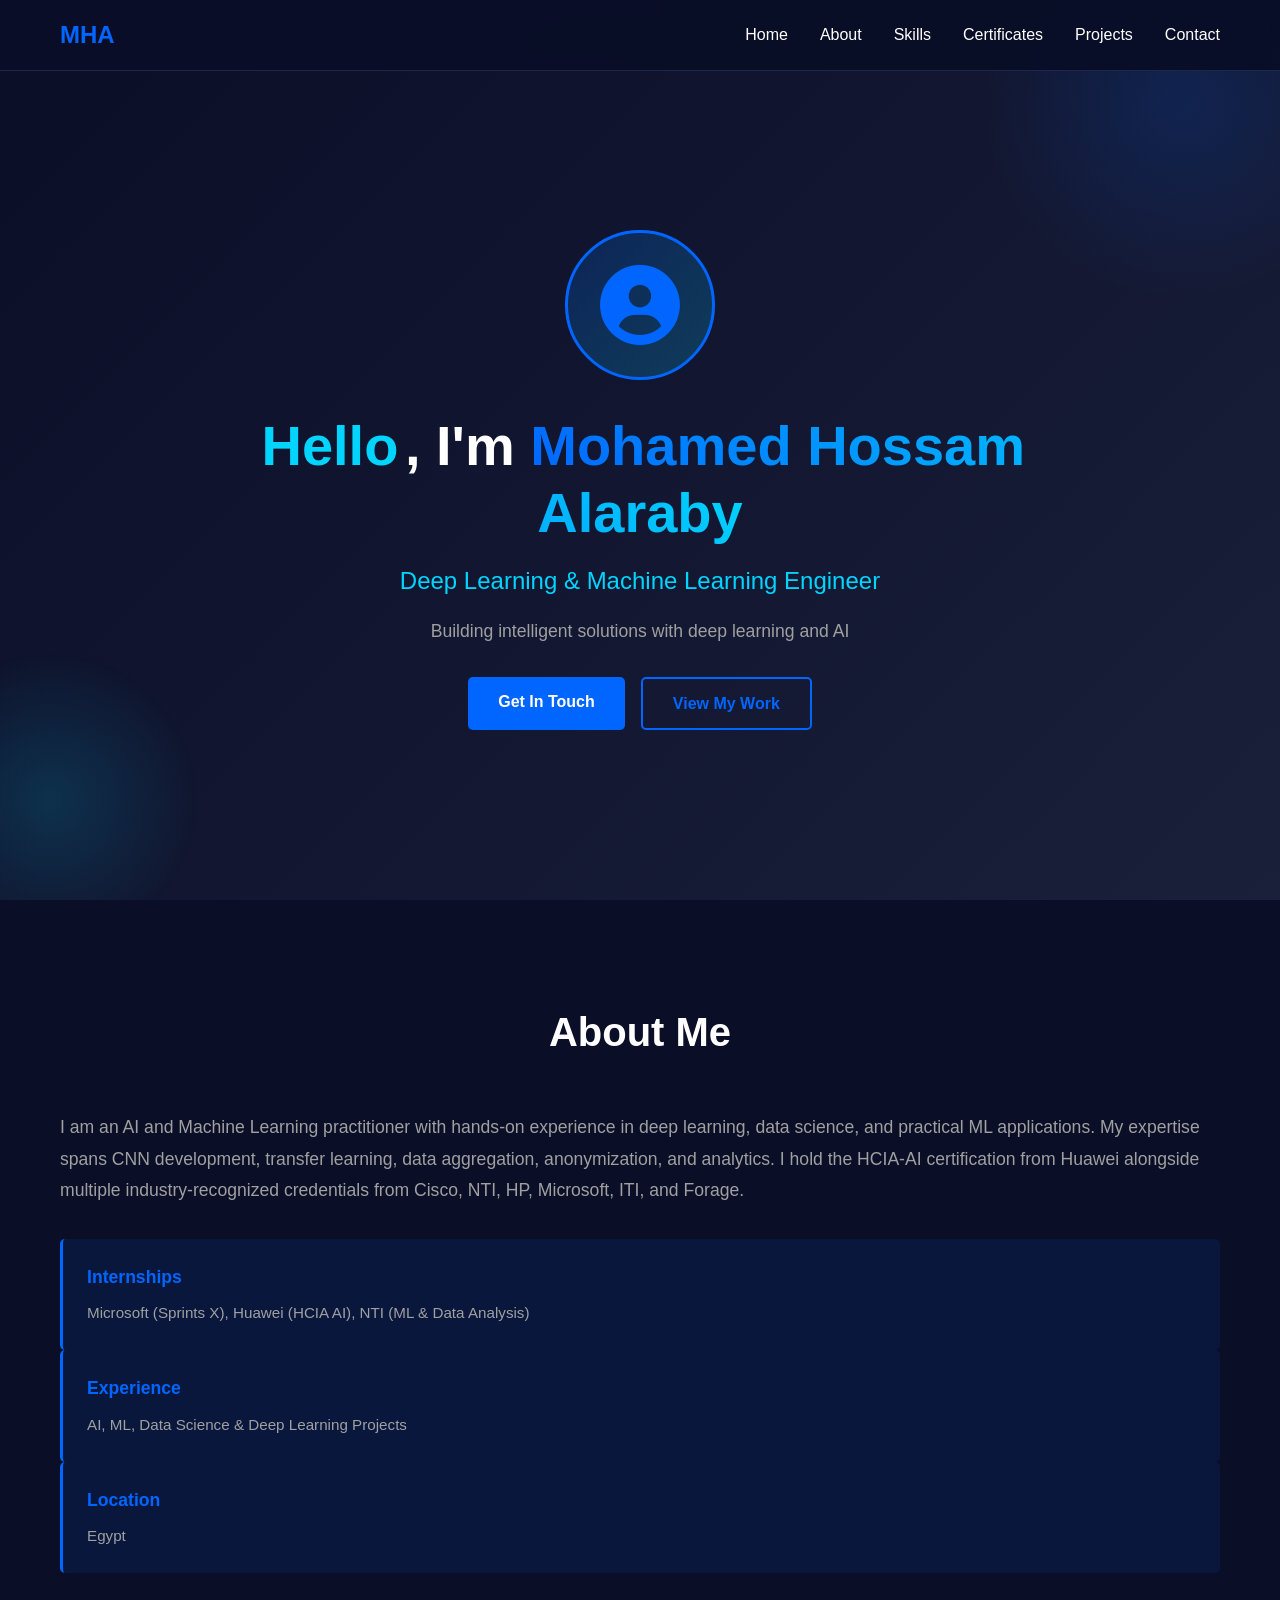
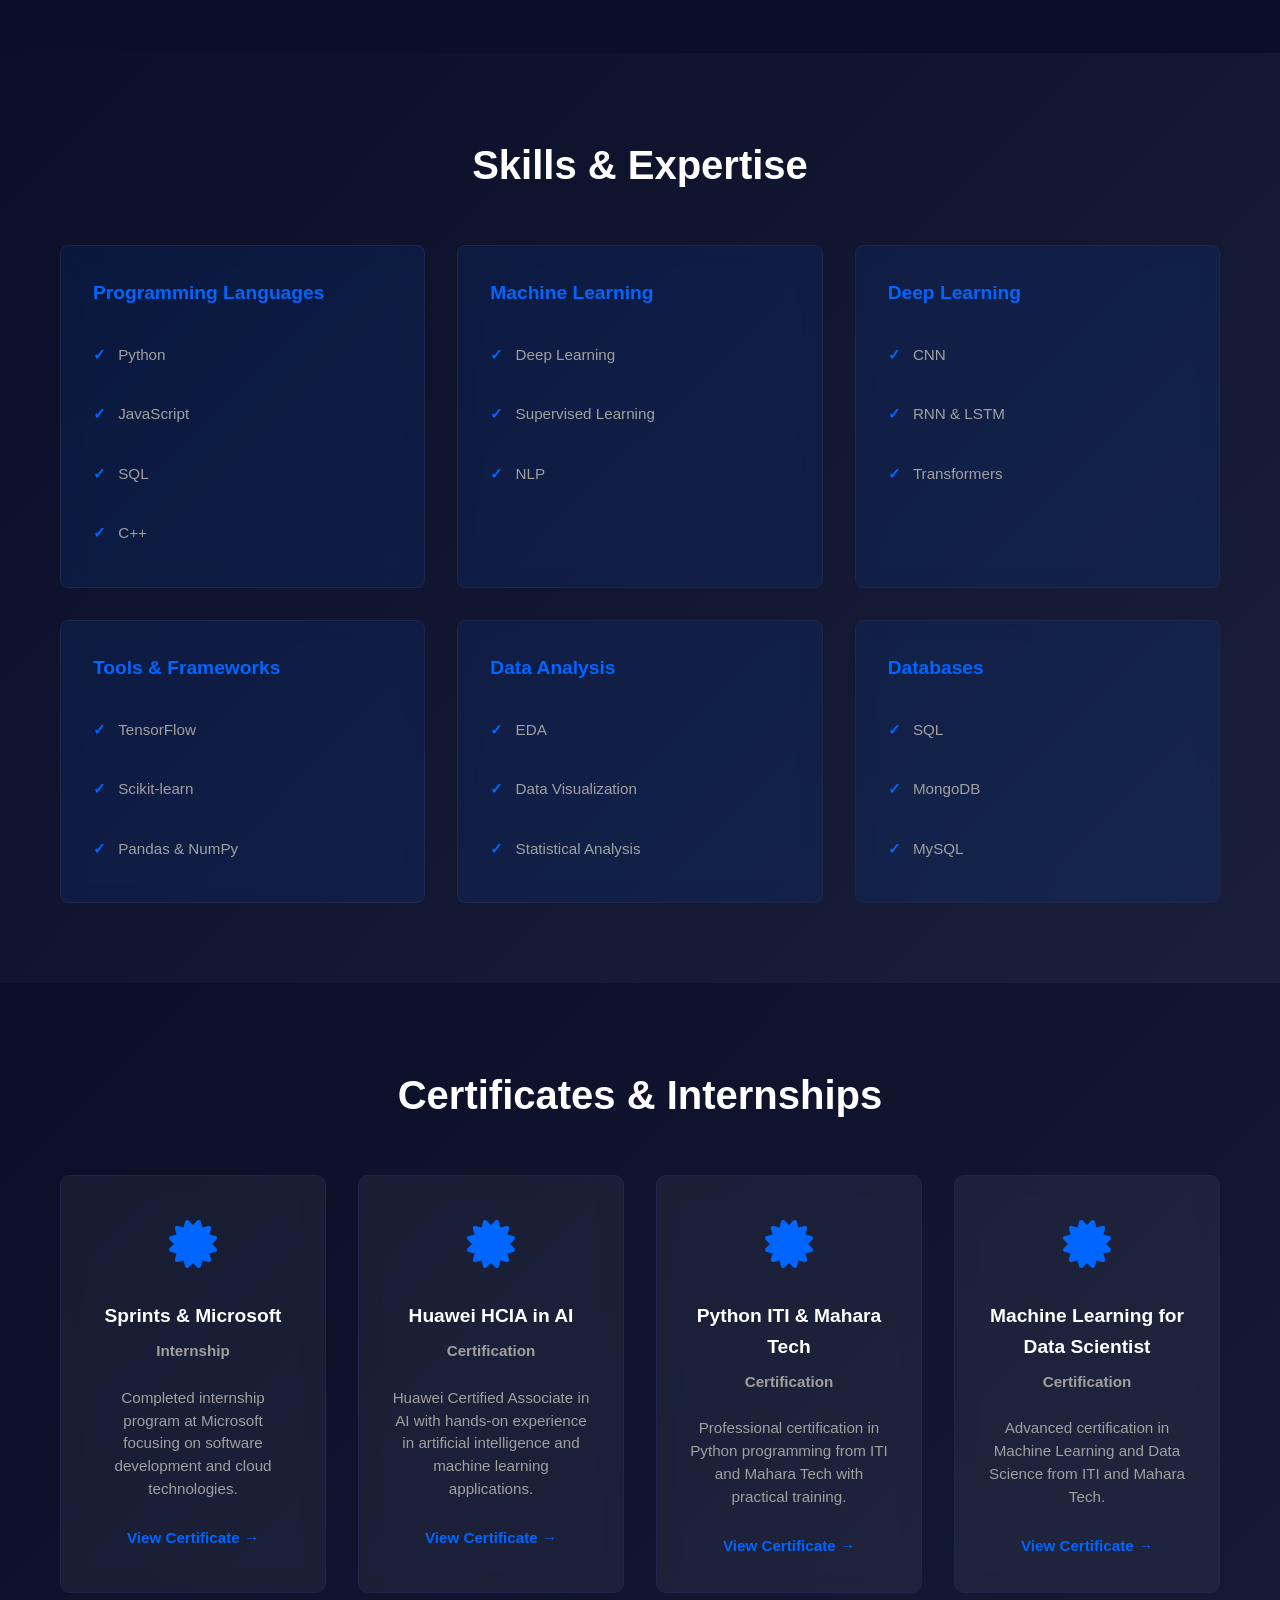
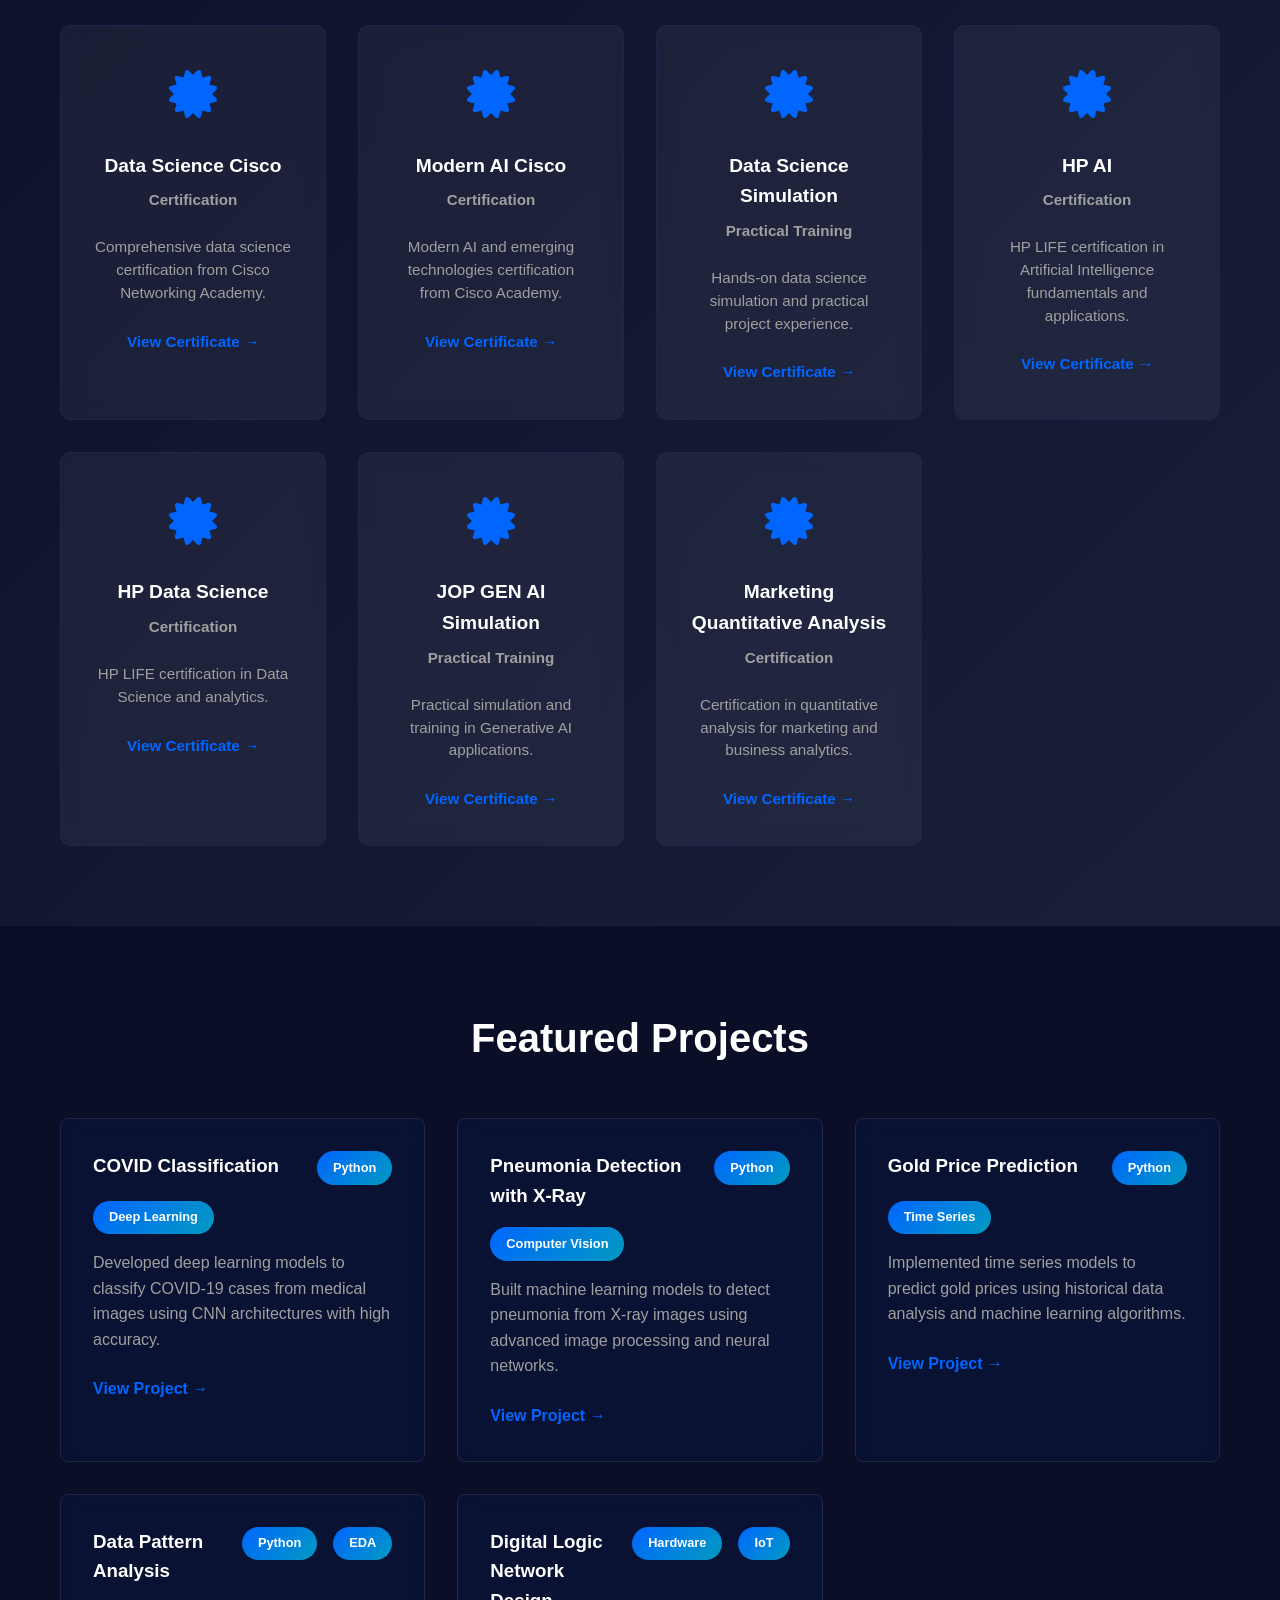
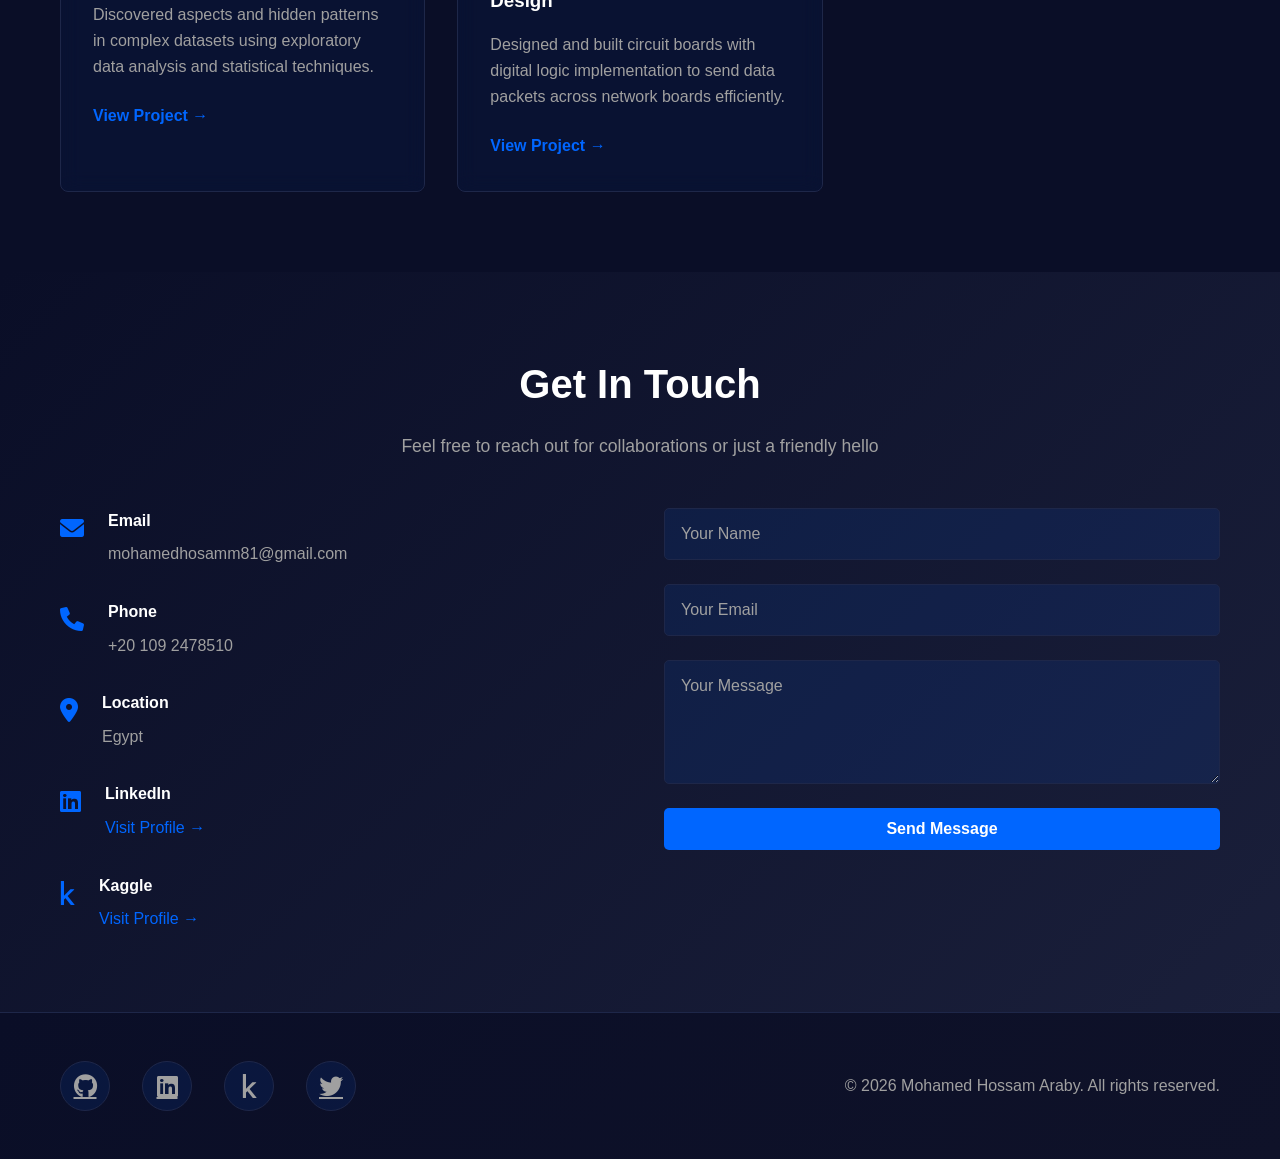
<file: index.html>
<!DOCTYPE html>
<html lang="en">
<head>
    <meta charset="UTF-8">
    <meta name="viewport" content="width=device-width, initial-scale=1.0">
    <title>Mohamed Hossam Araby - Data Science Portfolio</title>
    <link rel="stylesheet" href="styles.css">
    <link rel="stylesheet" href="https://cdnjs.cloudflare.com/ajax/libs/font-awesome/6.0.0/css/all.min.css">
</head>
<body>
    <!-- Navigation -->
    <nav class="navbar">
        <div class="container">
            <div class="nav-content">
                <div class="logo">MHA</div>
                <ul class="nav-links">
                    <li><a href="#home">Home</a></li>
                    <li><a href="#about">About</a></li>
                    <li><a href="#skills">Skills</a></li>            
                            <li><a href="#certificates">Certificates</a></li>              
                                  <li><a href="#projects">Projects</a></li>
                    <li><a href="#contact">Contact</a></li>
                    
                </ul>
                <div class="hamburger">
                    <span></span>
                    <span></span>
                    <span></span>
                </div>
            </div>
        </div>
    </nav>

    <!-- Hero Section -->
    <section id="home" class="hero">
        <div class="container">
            <div class="hero-content">
                <div class="hero-avatar">
                    <div class="avatar-placeholder">
                        <i class="fas fa-user-circle"></i>
                    </div>
                </div>
                <h1><span class="dynamic-greeting">Hello</span>, I'm <span class="highlight">Mohamed Hossam Alaraby</span></h1>
                <p class="subtitle">Deep Learning & Machine Learning Engineer</p>
                <p class="description">Building intelligent solutions with deep learning and AI</p>
                <div class="cta-buttons">
                    <a href="#contact" class="btn btn-primary">Get In Touch</a>
                    <a href="#projects" class="btn btn-secondary">View My Work</a>
                </div>
            </div>
        </div>
    </section>

    <!-- About Section -->
    <section id="about" class="about">
        <div class="container">
            <h2>About Me</h2>
            <div class="about-content">
                <div class="about-text">
                    <p>I am an AI and Machine Learning practitioner with hands-on experience in deep learning, data science, and practical ML applications. My expertise spans CNN development, transfer learning, data aggregation, anonymization, and analytics. I hold the HCIA-AI certification from Huawei alongside multiple industry-recognized credentials from Cisco, NTI, HP, Microsoft, ITI, and Forage.</p>
                        <div class="fact">
                            <h3>Internships</h3>
                            <p>Microsoft (Sprints X), Huawei (HCIA AI), NTI (ML & Data Analysis)</p>
                        </div>
                        <div class="fact">
                            <h3>Experience</h3>
                            <p>AI, ML, Data Science & Deep Learning Projects</p>
                        </div>
                        <div class="fact">
                            <h3>Location</h3>
                            <p>Egypt</p>
                        </div>
                    </div>
                </div>
            </div>
        </div>
    </section>

    <!-- Skills Section -->
    <section id="skills" class="skills">
        <div class="container">
            <h2>Skills & Expertise</h2>
            <div class="skills-grid">
                <div class="skill-card">
                    <div class="skill-header">
                        <h3>Programming Languages</h3>
                    </div>
                    <div class="skills-list">
                        <div class="skill-item">Python</div>
                        <div class="skill-item">JavaScript</div>
                        <div class="skill-item">SQL</div>
                        <div class="skill-item">C++</div>
                    </div>
                </div>
                <div class="skill-card">
                    <div class="skill-header">
                        <h3>Machine Learning</h3>
                    </div>
                    <div class="skills-list">
                        <div class="skill-item">Deep Learning</div>
                        <div class="skill-item">Supervised Learning</div>
                        <div class="skill-item">NLP</div>
                    </div>
                </div>
                <div class="skill-card">
                    <div class="skill-header">
                        <h3>Deep Learning</h3>
                    </div>
                    <div class="skills-list">
                        <div class="skill-item">CNN</div>
                        <div class="skill-item">RNN & LSTM</div>
                        <div class="skill-item">Transformers</div>
                    </div>
                </div>
                <div class="skill-card">
                    <div class="skill-header">
                        <h3>Tools & Frameworks</h3>
                    </div>
                    <div class="skills-list">
                        <div class="skill-item">TensorFlow</div>
                        <div class="skill-item">Scikit-learn</div>
                        <div class="skill-item">Pandas & NumPy</div>
                    </div>
                </div>
                <div class="skill-card">
                    <div class="skill-header">
                        <h3>Data Analysis</h3>
                    </div>
                    <div class="skills-list">
                        <div class="skill-item">EDA</div>
                        <div class="skill-item">Data Visualization</div>
                        <div class="skill-item">Statistical Analysis</div>
                    </div>
                </div>
                <div class="skill-card">
                    <div class="skill-header">
                        <h3>Databases</h3>
                    </div>
                    <div class="skills-list">
                        <div class="skill-item">SQL</div>
                        <div class="skill-item">MongoDB</div>
                        <div class="skill-item">MySQL</div>
                    </div>
                </div>
            </div>
        </div>
    </section>

    <!-- Certificates Section -->
    <section id="certificates" class="certificates">
        <div class="container">
            <h2>Certificates & Internships</h2>
            <div class="certificates-grid">
                <div class="cert-card">
                    <div class="cert-icon">
                        <i class="fas fa-certificate"></i>
                    </div>
                    <h3>Sprints & Microsoft</h3>
                    <p class="cert-type">Internship</p>
                    <p>Completed internship program at Microsoft focusing on software development and cloud technologies.</p>
                    <a href="./Sprints%20%26%20Microsoft.pdf" class="cert-link" target="_blank">View Certificate →</a>
                </div>
                <div class="cert-card">
                    <div class="cert-icon">
                        <i class="fas fa-certificate"></i>
                    </div>
                    <h3>Huawei HCIA in AI</h3>
                    <p class="cert-type">Certification</p>
                    <p>Huawei Certified Associate in AI with hands-on experience in artificial intelligence and machine learning applications.</p>
                    <a href="./Huawei%20HCIA.png" class="cert-link" target="_blank">View Certificate →</a>
                </div>
                <div class="cert-card">
                    <div class="cert-icon">
                        <i class="fas fa-certificate"></i>
                    </div>
                    <h3>Python ITI & Mahara Tech</h3>
                    <p class="cert-type">Certification</p>
                    <p>Professional certification in Python programming from ITI and Mahara Tech with practical training.</p>
                    <a href="./Python%20ITI%20%26%20Mahara%20Tech.pdf" class="cert-link" target="_blank">View Certificate →</a>
                </div>
                <div class="cert-card">
                    <div class="cert-icon">
                        <i class="fas fa-certificate"></i>
                    </div>
                    <h3>Machine Learning for Data Scientist</h3>
                    <p class="cert-type">Certification</p>
                    <p>Advanced certification in Machine Learning and Data Science from ITI and Mahara Tech.</p>
                    <a href="./Machine%20learning%20for%20data%20scientst%20ITI%20%26%20Mahara%20Tech.pdf" class="cert-link" target="_blank">View Certificate →</a>
                </div>
                <div class="cert-card">
                    <div class="cert-icon">
                        <i class="fas fa-certificate"></i>
                    </div>
                    <h3>Data Science Cisco</h3>
                    <p class="cert-type">Certification</p>
                    <p>Comprehensive data science certification from Cisco Networking Academy.</p>
                    <a href="./Data%20Science%20Cisco.pdf" class="cert-link" target="_blank">View Certificate →</a>
                </div>
                <div class="cert-card">
                    <div class="cert-icon">
                        <i class="fas fa-certificate"></i>
                    </div>
                    <h3>Modern AI Cisco</h3>
                    <p class="cert-type">Certification</p>
                    <p>Modern AI and emerging technologies certification from Cisco Academy.</p>
                    <a href="./Modern%20AI%20Cisco.pdf" class="cert-link" target="_blank">View Certificate →</a>
                </div>
                <div class="cert-card">
                    <div class="cert-icon">
                        <i class="fas fa-certificate"></i>
                    </div>
                    <h3>Data Science Simulation</h3>
                    <p class="cert-type">Practical Training</p>
                    <p>Hands-on data science simulation and practical project experience.</p>
                    <a href="./Data%20scince%20simulation.pdf" class="cert-link" target="_blank">View Certificate →</a>
                </div>
                <div class="cert-card">
                    <div class="cert-icon">
                        <i class="fas fa-certificate"></i>
                    </div>
                    <h3>HP AI</h3>
                    <p class="cert-type">Certification</p>
                    <p>HP LIFE certification in Artificial Intelligence fundamentals and applications.</p>
                    <a href="./HP%20AI.pdf" class="cert-link" target="_blank">View Certificate →</a>
                </div>
                <div class="cert-card">
                    <div class="cert-icon">
                        <i class="fas fa-certificate"></i>
                    </div>
                    <h3>HP Data Science</h3>
                    <p class="cert-type">Certification</p>
                    <p>HP LIFE certification in Data Science and analytics.</p>
                    <a href="./HP%20Data%20Science.pdf" class="cert-link" target="_blank">View Certificate →</a>
                </div>
                <div class="cert-card">
                    <div class="cert-icon">
                        <i class="fas fa-certificate"></i>
                    </div>
                    <h3>JOP GEN AI Simulation</h3>
                    <p class="cert-type">Practical Training</p>
                    <p>Practical simulation and training in Generative AI applications.</p>
                    <a href="./JOP%20GEN%20AI%20Simulation%20certifcate.pdf" class="cert-link" target="_blank">View Certificate →</a>
                </div>
                <div class="cert-card">
                    <div class="cert-icon">
                        <i class="fas fa-certificate"></i>
                    </div>
                    <h3>Marketing Quantitative Analysis</h3>
                    <p class="cert-type">Certification</p>
                    <p>Certification in quantitative analysis for marketing and business analytics.</p>
                    <a href="./marketing%20quntaitave%20anlaysis.pdf" class="cert-link" target="_blank">View Certificate →</a>
                </div>
            </div>
        </div>
    </section>

    <!-- Projects Section -->
    <section id="projects" class="projects">
        <div class="container">
            <h2>Featured Projects</h2>
            <div class="projects-grid">
                <div class="project-card">
                    <div class="project-header">
                        <h3>COVID Classification</h3>
                        <span class="tag">Python</span>
                        <span class="tag">Deep Learning</span>
                    </div>
                    <p>Developed deep learning models to classify COVID-19 cases from medical images using CNN architectures with high accuracy.</p>
                    <a href="#" class="project-link">View Project →</a>
                </div>
                <div class="project-card">
                    <div class="project-header">
                        <h3>Pneumonia Detection with X-Ray</h3>
                        <span class="tag">Python</span>
                        <span class="tag">Computer Vision</span>
                    </div>
                    <p>Built machine learning models to detect pneumonia from X-ray images using advanced image processing and neural networks.</p>
                    <a href="#" class="project-link">View Project →</a>
                </div>
                <div class="project-card">
                    <div class="project-header">
                        <h3>Gold Price Prediction</h3>
                        <span class="tag">Python</span>
                        <span class="tag">Time Series</span>
                    </div>
                    <p>Implemented time series models to predict gold prices using historical data analysis and machine learning algorithms.</p>
                    <a href="#" class="project-link">View Project →</a>
                </div>
                <div class="project-card">
                    <div class="project-header">
                        <h3>Data Pattern Analysis</h3>
                        <span class="tag">Python</span>
                        <span class="tag">EDA</span>
                    </div>
                    <p>Discovered aspects and hidden patterns in complex datasets using exploratory data analysis and statistical techniques.</p>
                    <a href="#" class="project-link">View Project →</a>
                </div>
                <div class="project-card">
                    <div class="project-header">
                        <h3>Digital Logic Network Design</h3>
                        <span class="tag">Hardware</span>
                        <span class="tag">IoT</span>
                    </div>
                    <p>Designed and built circuit boards with digital logic implementation to send data packets across network boards efficiently.</p>
                    <a href="#" class="project-link">View Project →</a>
                </div>
            </div>
        </div>
    </section>

    <!-- Contact Section -->
    <section id="contact" class="contact">
        <div class="container">
            <h2>Get In Touch</h2>
            <p class="contact-subtitle">Feel free to reach out for collaborations or just a friendly hello</p>
            
            <div class="contact-content">
                <div class="contact-info">
                    <div class="info-item">
                        <i class="fas fa-envelope"></i>
                        <div>
                            <h4>Email</h4>
                            <p>mohamedhosamm81@gmail.com</p>
                        </div>
                    </div>
                    <div class="info-item">
                        <i class="fas fa-phone"></i>
                        <div>
                            <h4>Phone</h4>
                            <p>+20 109 2478510</p>
                        </div>
                    </div>
                    <div class="info-item">
                        <i class="fas fa-map-marker-alt"></i>
                        <div>
                            <h4>Location</h4>
                            <p>Egypt</p>
                        </div>
                    </div>
                    <div class="info-item">
                        <i class="fab fa-linkedin"></i>
                        <div>
                            <h4>LinkedIn</h4>
                            <a href="https://www.linkedin.com/in/mohamed-hossam-2780b2302/" target="_blank" style="color: var(--primary-color); text-decoration: none;">Visit Profile →</a>
                        </div>
                    </div>
                    <div class="info-item">
                        <i class="fab fa-kaggle"></i>
                        <div>
                            <h4>Kaggle</h4>
                            <a href="https://www.kaggle.com/mohamedhosamm0062214" target="_blank" style="color: var(--primary-color); text-decoration: none;">Visit Profile →</a>
                        </div>
                    </div>
                </div>

                <form class="contact-form" id="contactForm">
                    <div class="form-group">
                        <input type="text" placeholder="Your Name" required>
                    </div>
                    <div class="form-group">
                        <input type="email" placeholder="Your Email" required>
                    </div>
                    <div class="form-group">
                        <textarea placeholder="Your Message" rows="5" required></textarea>
                    </div>
                    <button type="submit" class="btn btn-primary">Send Message</button>
                </form>
            </div>
        </div>
    </section>

    <!-- Footer -->
    <footer class="footer">
        <div class="container">
            <div class="footer-content">
                <div class="social-links">
                    <a href="https://github.com" target="_blank"><i class="fab fa-github"></i></a>
                    <a href="https://www.linkedin.com/in/mohamed-hossam-2780b2302/" target="_blank"><i class="fab fa-linkedin"></i></a>
                    <a href="https://www.kaggle.com/mohamedhosamm0062214" target="_blank"><i class="fab fa-kaggle"></i></a>
                    <a href="https://twitter.com" target="_blank"><i class="fab fa-twitter"></i></a>
                </div>
                <p>&copy; 2026 Mohamed Hossam Araby. All rights reserved.</p>
            </div>
        </div>
    </footer>

    <script src="script.js"></script>
</body>
</html>
</file>
<file: styles.css>
/* Root Variables */
:root {
    --primary-color: #0066ff;
    --secondary-color: #00d4ff;
    --dark-bg: #0a0e27;
    --light-text: #ffffff;
    --gray-text: #a0a0a0;
    --border-color: #1e2749;
}

/* Global Styles */
* {
    margin: 0;
    padding: 0;
    box-sizing: border-box;
}

html {
    scroll-behavior: smooth;
}

body {
    font-family: 'Segoe UI', Tahoma, Geneva, Verdana, sans-serif;
    background-color: var(--dark-bg);
    color: var(--light-text);
    line-height: 1.6;
}

.container {
    max-width: 1200px;
    margin: 0 auto;
    padding: 0 20px;
}

/* Navigation */
.navbar {
    position: fixed;
    top: 0;
    width: 100%;
    background: rgba(10, 14, 39, 0.95);
    backdrop-filter: blur(10px);
    z-index: 1000;
    border-bottom: 1px solid var(--border-color);
}

.nav-content {
    display: flex;
    justify-content: space-between;
    align-items: center;
    padding: 1rem 0;
}

.logo {
    font-size: 1.5rem;
    font-weight: bold;
    color: var(--primary-color);
}

.nav-links {
    display: flex;
    list-style: none;
    gap: 2rem;
}

.nav-links a {
    color: var(--light-text);
    text-decoration: none;
    transition: color 0.3s;
}

.nav-links a:hover {
    color: var(--primary-color);
}

.hamburger {
    display: none;
    flex-direction: column;
    cursor: pointer;
}

.hamburger span {
    width: 25px;
    height: 3px;
    background: var(--light-text);
    margin: 5px 0;
    transition: 0.3s;
}

/* Hero Section */
.hero {
    height: 100vh;
    display: flex;
    align-items: center;
    justify-content: center;
    padding-top: 60px;
    background: linear-gradient(135deg, #0a0e27 0%, #1a1f3a 100%);
    position: relative;
    overflow: hidden;
}

.hero::before {
    content: '';
    position: absolute;
    width: 400px;
    height: 400px;
    background: radial-gradient(circle, rgba(0, 102, 255, 0.15) 0%, transparent 70%);
    border-radius: 50%;
    top: -100px;
    right: -100px;
    animation: float 6s ease-in-out infinite;
}

.hero::after {
    content: '';
    position: absolute;
    width: 300px;
    height: 300px;
    background: radial-gradient(circle, rgba(0, 212, 255, 0.15) 0%, transparent 70%);
    border-radius: 50%;
    bottom: -50px;
    left: -100px;
    animation: float 8s ease-in-out infinite;
}

@keyframes float {
    0%, 100% { transform: translateY(0px); }
    50% { transform: translateY(20px); }
}

.hero-content {
    text-align: center;
    max-width: 800px;
    z-index: 1;
    animation: slideIn 0.8s ease-out;
}

@keyframes slideIn {
    from {
        opacity: 0;
        transform: translateY(30px);
    }
    to {
        opacity: 1;
        transform: translateY(0);
    }
}

.hero-avatar {
    margin-bottom: 2rem;
    animation: bounceIn 1s ease-out;
}

@keyframes bounceIn {
    0% {
        opacity: 0;
        transform: scale(0.5);
    }
    50% {
        transform: scale(1.05);
    }
    100% {
        opacity: 1;
        transform: scale(1);
    }
}

.avatar-placeholder {
    width: 150px;
    height: 150px;
    margin: 0 auto;
    background: linear-gradient(135deg, rgba(0, 102, 255, 0.2), rgba(0, 212, 255, 0.2));
    border: 3px solid var(--primary-color);
    border-radius: 50%;
    display: flex;
    align-items: center;
    justify-content: center;
    font-size: 5rem;
    color: var(--primary-color);
    position: relative;
    overflow: hidden;
    animation: pulse 2s ease-in-out infinite;
}

@keyframes pulse {
    0%, 100% {
        box-shadow: 0 0 0 0 rgba(0, 102, 255, 0.7);
    }
    50% {
        box-shadow: 0 0 0 20px rgba(0, 102, 255, 0);
    }
}

.hero h1 {
    font-size: 3.5rem;
    margin-bottom: 1rem;
    line-height: 1.2;
}

.highlight {
    color: var(--primary-color);
    background: linear-gradient(45deg, var(--primary-color), var(--secondary-color));
    -webkit-background-clip: text;
    -webkit-text-fill-color: transparent;
    background-clip: text;
    animation: gradientShift 3s ease infinite;
}

@keyframes gradientShift {
    0%, 100% { background-position: 0% 50%; }
    50% { background-position: 100% 50%; }
}

.subtitle {
    font-size: 1.5rem;
    color: var(--secondary-color);
    margin-bottom: 1rem;
    animation: fadeIn 1s ease-out 0.3s both;
}

.description {
    font-size: 1.1rem;
    color: var(--gray-text);
    margin-bottom: 2rem;
    animation: fadeIn 1s ease-out 0.5s both;
}

.cta-buttons {
    display: flex;
    gap: 1rem;
    justify-content: center;
    flex-wrap: wrap;
    animation: fadeIn 1s ease-out 0.7s both;
}

/* Buttons */
.btn {
    padding: 12px 30px;
    border-radius: 5px;
    text-decoration: none;
    font-weight: 600;
    transition: all 0.3s;
    border: none;
    cursor: pointer;
    font-size: 1rem;
}

.btn-primary {
    background: var(--primary-color);
    color: white;
}

.btn-primary:hover {
    background: #0052cc;
    transform: translateY(-2px);
    box-shadow: 0 10px 25px rgba(0, 102, 255, 0.3);
}

.btn-secondary {
    background: transparent;
    color: var(--primary-color);
    border: 2px solid var(--primary-color);
}

.btn-secondary:hover {
    background: var(--primary-color);
    color: white;
}

/* About Section */
.about {
    padding: 100px 0 80px 0;
    background: var(--dark-bg);
    margin-top: 0;
}

.about h2 {
    font-size: 2.5rem;
    margin-bottom: 3rem;
    text-align: center;
    animation: fadeInDown 0.8s ease-out;
}

.about-content {
    display: grid;
    grid-template-columns: 1fr;
    gap: 3rem;
    align-items: center;
}

.about-text {
    opacity: 1;
    visibility: visible;
}

.about-text p {
    color: var(--gray-text);
    margin-bottom: 2rem;
    font-size: 1.1rem;
    line-height: 1.8;
    opacity: 1;
    visibility: visible;
}

.quick-facts {
    display: grid;
    grid-template-columns: repeat(auto-fit, minmax(200px, 1fr));
    gap: 2rem;
    margin-top: 2rem;
}

.fact {
    padding: 1.5rem;
    background: rgba(0, 102, 255, 0.1);
    border-left: 3px solid var(--primary-color);
    border-radius: 5px;
    opacity: 1;
    visibility: visible;
    animation: slideUp 0.6s ease-out;
}

.fact h3 {
    color: var(--primary-color);
    margin-bottom: 0.5rem;
    font-size: 1.1rem;
}

.fact p {
    color: var(--gray-text);
    font-size: 0.95rem;
    margin: 0;
}

/* Skills Section */
.skills {
    padding: 80px 0;
    background: linear-gradient(135deg, #0a0e27 0%, #1a1f3a 100%);
}

.skills h2 {
    font-size: 2.5rem;
    margin-bottom: 3rem;
    text-align: center;
    animation: fadeInDown 0.8s ease-out;
}

@keyframes fadeInDown {
    from {
        opacity: 0;
        transform: translateY(-20px);
    }
    to {
        opacity: 1;
        transform: translateY(0);
    }
}

.skills-grid {
    display: grid;
    grid-template-columns: repeat(auto-fit, minmax(300px, 1fr));
    gap: 2rem;
}

.skill-card {
    padding: 2rem;
    background: rgba(0, 102, 255, 0.1);
    border: 1px solid var(--border-color);
    border-radius: 8px;
    transition: all 0.3s ease;
    backdrop-filter: blur(10px);
    animation: slideUp 0.6s ease-out;
}

@keyframes slideUp {
    from {
        opacity: 0;
        transform: translateY(30px);
    }
    to {
        opacity: 1;
        transform: translateY(0);
    }
}

.skill-card:hover {
    border-color: var(--primary-color);
    transform: translateY(-8px);
    box-shadow: 0 15px 40px rgba(0, 102, 255, 0.25);
    background: rgba(0, 102, 255, 0.15);
}

.skill-header {
    margin-bottom: 1.5rem;
}

.skill-header h3 {
    color: var(--primary-color);
    font-size: 1.2rem;
    margin-bottom: 0;
}

.skills-list {
    display: flex;
    flex-direction: column;
    gap: 1rem;
}

.skill-item {
    padding: 0.6rem 0;
    color: var(--gray-text);
    font-size: 0.95rem;
}

.skill-item:before {
    content: '✓ ';
    color: var(--primary-color);
    font-weight: bold;
    margin-right: 0.5rem;
}

/* Projects Section */
.projects {
    padding: 80px 0;
    background: var(--dark-bg);
}

.projects h2 {
    font-size: 2.5rem;
    margin-bottom: 3rem;
    text-align: center;
    animation: fadeInDown 0.8s ease-out;
}

.projects-grid {
    display: grid;
    grid-template-columns: repeat(auto-fit, minmax(350px, 1fr));
    gap: 2rem;
}

.project-card {
    padding: 2rem;
    background: rgba(0, 102, 255, 0.05);
    border: 1px solid var(--border-color);
    border-radius: 8px;
    transition: all 0.4s cubic-bezier(0.25, 0.46, 0.45, 0.94);
    backdrop-filter: blur(10px);
    position: relative;
    overflow: hidden;
    animation: slideUp 0.6s ease-out;
}

.project-card::before {
    content: '';
    position: absolute;
    top: 0;
    left: -100%;
    width: 100%;
    height: 100%;
    background: linear-gradient(90deg, transparent, rgba(0, 212, 255, 0.2), transparent);
    transition: left 0.5s;
}

.project-card:hover::before {
    left: 100%;
}

.project-card:hover {
    border-color: var(--primary-color);
    transform: translateY(-10px);
    box-shadow: 0 20px 50px rgba(0, 102, 255, 0.3),
                0 0 30px rgba(0, 212, 255, 0.15);
    background: rgba(0, 102, 255, 0.12);
}

.project-header {
    display: flex;
    justify-content: space-between;
    align-items: flex-start;
    margin-bottom: 1rem;
    flex-wrap: wrap;
    gap: 1rem;
}

.project-header h3 {
    color: var(--light-text);
    flex: 1;
    transition: color 0.3s;
}

.project-card:hover .project-header h3 {
    color: var(--secondary-color);
}

.tag {
    display: inline-block;
    padding: 0.4rem 1rem;
    background: linear-gradient(135deg, var(--primary-color), rgba(0, 212, 255, 0.7));
    color: white;
    border-radius: 20px;
    font-size: 0.8rem;
    font-weight: 600;
    transition: all 0.3s;
}

.project-card:hover .tag {
    transform: scale(1.05);
    box-shadow: 0 5px 15px rgba(0, 102, 255, 0.3);
}

.project-card p {
    color: var(--gray-text);
    margin-bottom: 1.5rem;
    line-height: 1.6;
}

.project-link {
    color: var(--primary-color);
    text-decoration: none;
    font-weight: 600;
    transition: all 0.3s;
    display: inline-block;
}

.project-link:hover {
    color: var(--secondary-color);
    transform: translateX(5px);
}

/* Contact Section */
.contact {
    padding: 80px 0;
    background: linear-gradient(135deg, #0a0e27 0%, #1a1f3a 100%);
}

.contact h2 {
    font-size: 2.5rem;
    margin-bottom: 1rem;
    text-align: center;
}

.contact-subtitle {
    text-align: center;
    color: var(--gray-text);
    margin-bottom: 3rem;
    font-size: 1.1rem;
}

.contact-content {
    display: grid;
    grid-template-columns: 1fr 1fr;
    gap: 3rem;
}

.contact-info {
    display: flex;
    flex-direction: column;
    gap: 2rem;
}

.info-item {
    display: flex;
    gap: 1.5rem;
    align-items: flex-start;
}

.info-item i {
    font-size: 1.5rem;
    color: var(--primary-color);
    margin-top: 0.5rem;
}

.info-item h4 {
    color: var(--light-text);
    margin-bottom: 0.5rem;
}

.info-item p {
    color: var(--gray-text);
}

.contact-form {
    display: flex;
    flex-direction: column;
    gap: 1.5rem;
}

.form-group {
    display: flex;
}

.form-group input,
.form-group textarea {
    width: 100%;
    padding: 1rem;
    background: rgba(0, 102, 255, 0.1);
    border: 1px solid var(--border-color);
    border-radius: 5px;
    color: var(--light-text);
    font-family: inherit;
    font-size: 1rem;
}

.form-group input:focus,
.form-group textarea:focus {
    outline: none;
    border-color: var(--primary-color);
}

.form-group input::placeholder,
.form-group textarea::placeholder {
    color: var(--gray-text);
}

/* Footer */
.footer {
    padding: 3rem 0;
    border-top: 1px solid var(--border-color);
    text-align: center;
    background: linear-gradient(135deg, #0a0e27 0%, #0f1229 100%);
}

.footer-content {
    display: flex;
    justify-content: space-between;
    align-items: center;
    flex-wrap: wrap;
    gap: 2rem;
}

.social-links {
    display: flex;
    gap: 2rem;
}

.social-links a {
    color: var(--gray-text);
    font-size: 1.5rem;
    transition: all 0.3s ease;
    display: flex;
    align-items: center;
    justify-content: center;
    width: 50px;
    height: 50px;
    border-radius: 50%;
    background: rgba(0, 102, 255, 0.1);
    border: 1px solid var(--border-color);
}

.social-links a:hover {
    color: var(--secondary-color);
    background: rgba(0, 102, 255, 0.25);
    border-color: var(--primary-color);
    transform: translateY(-5px) scale(1.1);
    box-shadow: 0 10px 25px rgba(0, 212, 255, 0.2);
}

.footer p {
    color: var(--gray-text);
    animation: fadeIn 1s ease-out 0.5s both;
}

/* Dynamic Greeting */
.dynamic-greeting {
    display: inline-block;
    min-width: 150px;
    color: var(--secondary-color);
    font-weight: bold;
    animation: fadeIn 0.5s ease-in-out;
}

@keyframes fadeIn {
    from {
        opacity: 0;
        transform: translateY(-10px);
    }
    to {
        opacity: 1;
        transform: translateY(0);
    }
}

/* Certificates Section */
.certificates {
    padding: 80px 0;
    background: linear-gradient(135deg, #0a0e27 0%, #1a1f3a 100%);
}

.certificates h2 {
    text-align: center;
    font-size: 2.5rem;
    margin-bottom: 3rem;
    color: var(--light-text);
    animation: fadeInDown 0.8s ease-out;
}

.certificates-grid {
    display: grid;
    grid-template-columns: repeat(auto-fit, minmax(250px, 1fr));
    gap: 2rem;
}

.cert-card {
    background: rgba(255, 255, 255, 0.05);
    border: 1px solid var(--border-color);
    border-radius: 10px;
    padding: 2rem;
    text-align: center;
    transition: all 0.4s cubic-bezier(0.25, 0.46, 0.45, 0.94);
    backdrop-filter: blur(10px);
    position: relative;
    overflow: hidden;
    animation: slideUp 0.6s ease-out;
}

.cert-card::before {
    content: '';
    position: absolute;
    top: -50%;
    left: -50%;
    width: 200%;
    height: 200%;
    background: radial-gradient(circle, rgba(0, 212, 255, 0.3) 0%, transparent 70%);
    opacity: 0;
    transition: opacity 0.3s;
}

.cert-card:hover::before {
    opacity: 1;
}

.cert-card:hover {
    background: rgba(0, 102, 255, 0.15);
    border-color: var(--primary-color);
    transform: translateY(-8px) rotateY(5deg);
    box-shadow: 0 15px 40px rgba(0, 102, 255, 0.3),
                0 0 20px rgba(0, 212, 255, 0.2);
}

.cert-icon {
    font-size: 3rem;
    color: var(--primary-color);
    margin-bottom: 1rem;
    transition: transform 0.3s;
    position: relative;
    z-index: 1;
}

.cert-card:hover .cert-icon {
    transform: scale(1.15) rotateZ(10deg);
    color: var(--secondary-color);
}

.cert-card h3 {
    font-size: 1.2rem;
    margin-bottom: 0.5rem;
    color: var(--light-text);
    position: relative;
    z-index: 1;
}

.cert-type {
    color: var(--secondary-color);
    font-size: 0.9rem;
    font-weight: bold;
    margin-bottom: 1rem;
    position: relative;
    z-index: 1;
}

.cert-card p {
    color: var(--gray-text);
    font-size: 0.95rem;
    line-height: 1.5;
    margin-bottom: 1.5rem;
    position: relative;
    z-index: 1;
}

.cert-link {
    display: inline-block;
    color: var(--primary-color);
    text-decoration: none;
    font-size: 0.95rem;
    font-weight: 600;
    transition: all 0.3s ease;
    border-bottom: 2px solid transparent;
    position: relative;
    z-index: 1;
}

.cert-link:hover {
    color: var(--secondary-color);
    border-bottom-color: var(--secondary-color);
    transform: translateX(8px);
}

/* Responsive Design */
@media (max-width: 768px) {
    .hamburger {
        display: flex;
    }

    .nav-links {
        display: none;
        position: absolute;
        top: 60px;
        left: 0;
        width: 100%;
        flex-direction: column;
        background: var(--dark-bg);
        padding: 2rem;
        gap: 1rem;
        border-bottom: 1px solid var(--border-color);
    }

    .nav-links.active {
        display: flex;
    }

    .hero h1 {
        font-size: 2.5rem;
    }

    .subtitle {
        font-size: 1.2rem;
    }

    .cta-buttons {
        flex-direction: column;
        align-items: center;
    }

    .about-content {
        grid-template-columns: 1fr;
    }

    .quick-facts {
        grid-template-columns: 1fr;
    }

    .contact-content {
        grid-template-columns: 1fr;
    }

    .projects-grid,
    .skills-grid,
    .certificates-grid {
        grid-template-columns: 1fr;
    }

    .footer-content {
        flex-direction: column;
    }
}

@media (max-width: 480px) {
    .hero h1 {
        font-size: 1.8rem;
    }

    .subtitle {
        font-size: 1rem;
    }

    .btn {
        width: 100%;
        text-align: center;
    }

    .project-header {
        flex-direction: column;
    }
}
</file>
